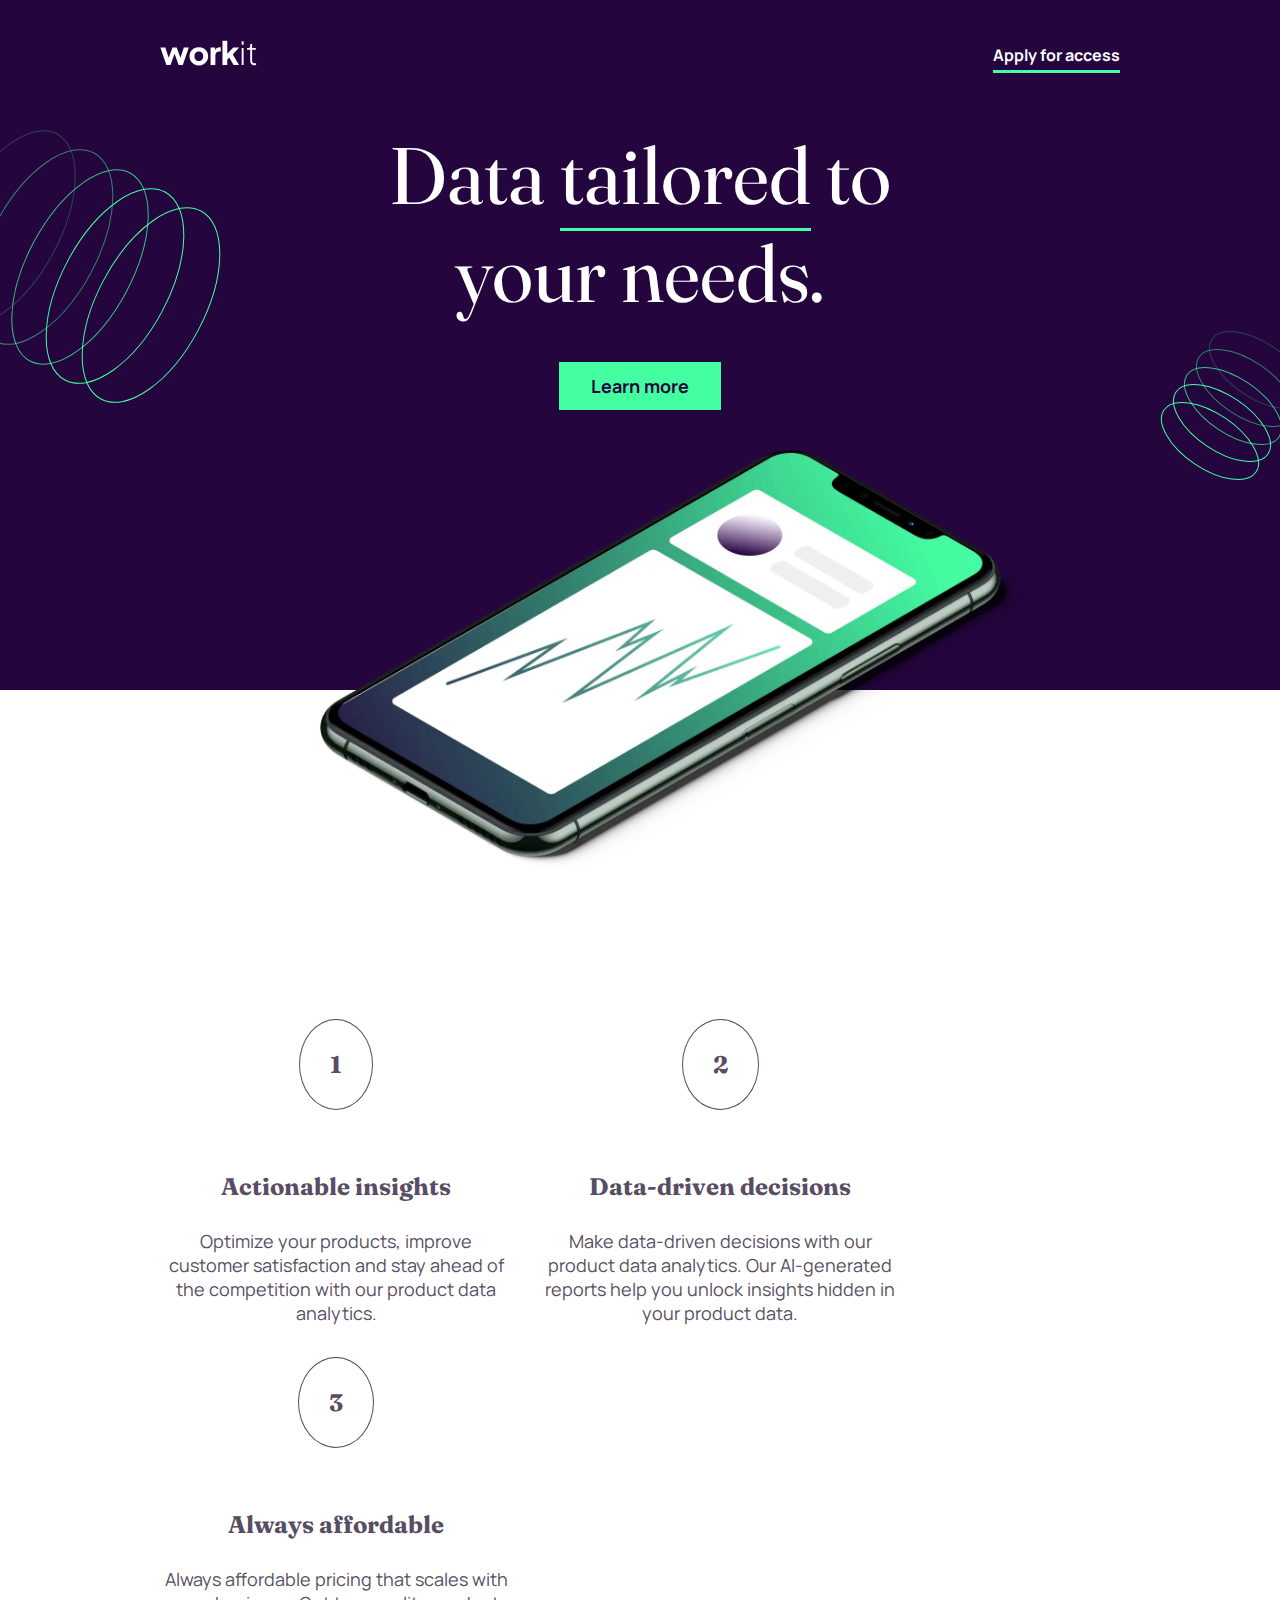
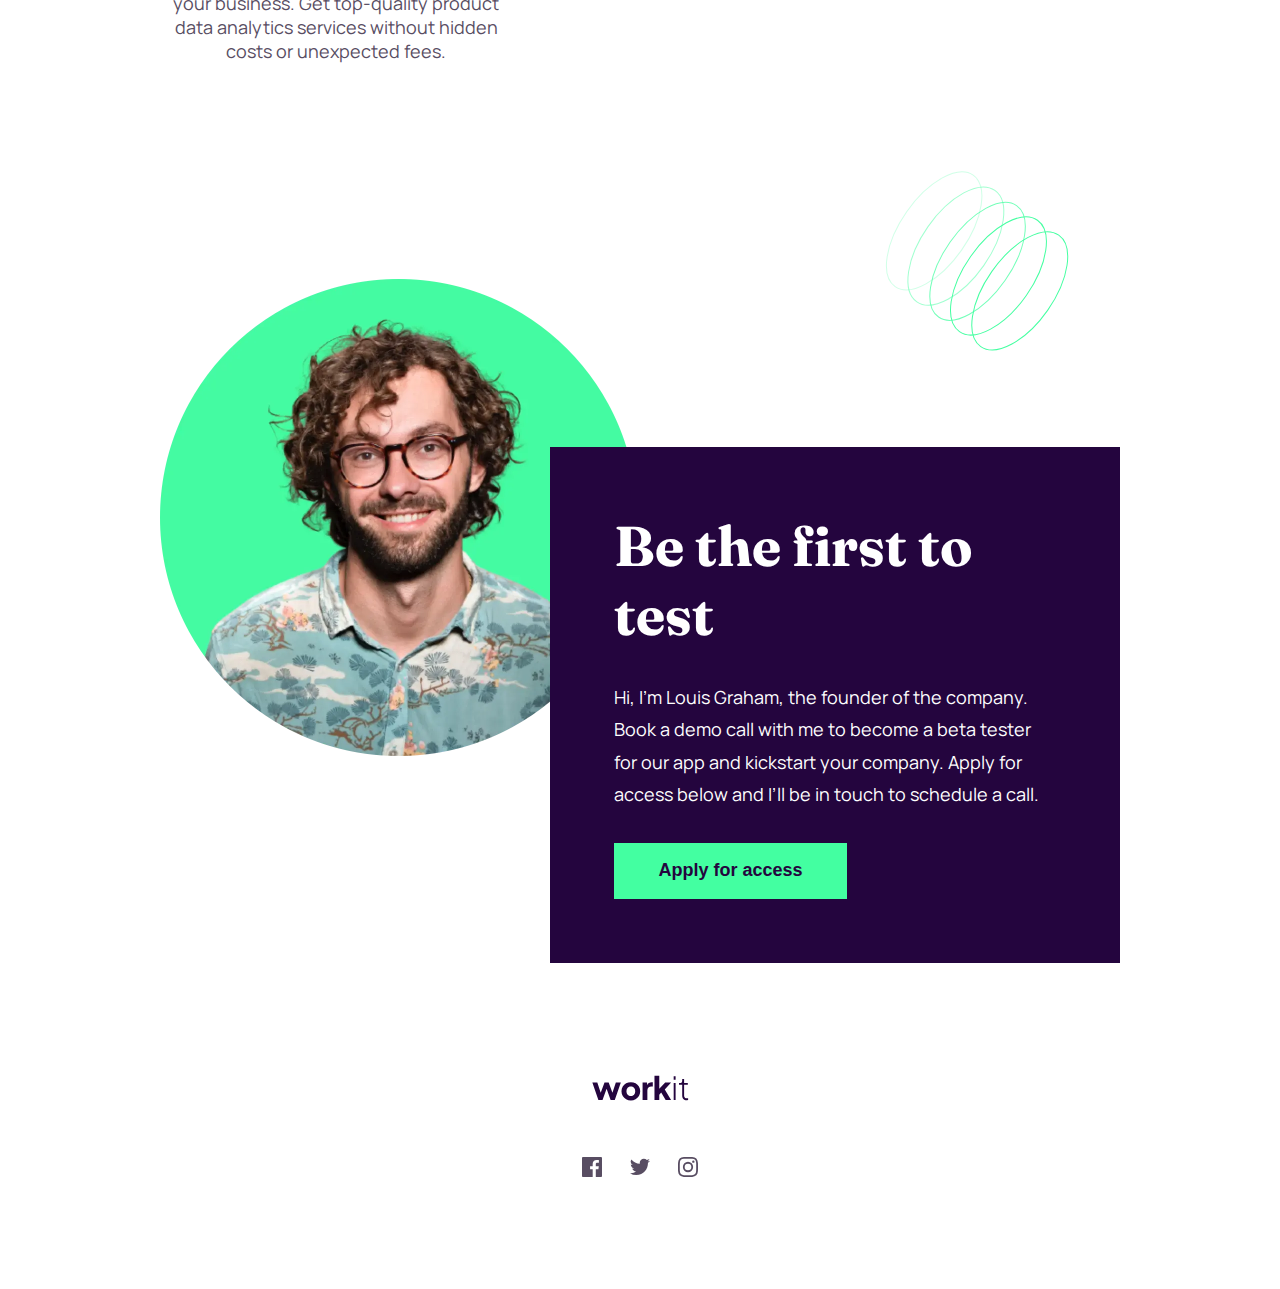
<file: index.html>
<!DOCTYPE html>
<html lang="en">
<head>
  <meta charset="UTF-8">
  <meta name="viewport" content="width=device-width, initial-scale=1.0">
  <link rel="icon" type="image/png" sizes="32x32" href="./assets/images/favicon-32x32.png">
  <link rel="stylesheet" href="style.css">
  <title>Frontend Mentor | Workit landing page</title>
</head>
<body>
    <header class="container">
      <div class="custom-shape-divider-top-1725674615">
        <svg data-name="Layer 1" xmlns="http://www.w3.org/2000/svg" viewBox="0 0 1200 120" preserveAspectRatio="none">
            <path d="M321.39,56.44c58-10.79,114.16-30.13,172-41.86,82.39-16.72,168.19-17.73,250.45-.39C823.78,31,906.67,72,985.66,92.83c70.05,18.48,146.53,26.09,214.34,3V0H0V27.35A600.21,600.21,0,0,0,321.39,56.44Z" class="shape-fill"></path>
        </svg>
      </div>
      <nav class="navbar">
        <div class="logo">
          <img src="assets/images/logo-light.svg" alt="logo">
        </div>
        <div class="nav-links">
          <ul>
            <li><a href="#" class="apply">Apply for access</a></li>
          </ul>
      </nav>
      <div class="work-it-hero">
        <h1 class="hero-title">Data <span class="bold">tailored</span> to your needs.</h1>
        <button class="hero-btn">Learn more</button>
      </div>
      <div class="patterns">
        <img src="assets/images/bg-pattern-1.svg" class="pattern-1" alt="pattern">
        <img src="assets/images/bg-pattern-2.svg" class="pattern-2" alt="pattern">
        <img src="assets/images/image-hero.webp" class="hero-img" alt="hero">
      </div>
    </header>
    <div class="workit-services">
      <div class="services-container-card">
        <div class="services-card">
          <h1 class="service-number">1</h1>
          <div class="service-info">
            <h1 class="service-title">Actionable insights</h1>
            <p>Optimize your products, improve customer 
              satisfaction and stay ahead of the competition 
              with our product data analytics.
            </p>
          </div>
        </div>
        <div class="services-card">
          <h1 class="service-number">2</h1>
          <div class="service-info">
            <h1 class="service-title">Data-driven decisions</h1>
            <p>Make data-driven decisions with our product data analytics. Our AI-generated reports help you unlock insights hidden in your product data.
            </p>
          </div>
        </div>
        <div class="services-card">
          <h1 class="service-number">3</h1>
          <div class="service-info">
            <h1 class="service-title">Always affordable</h1>
            <p>Always affordable pricing that scales with your business. Get top-quality product data analytics services without hidden costs or unexpected fees.
            </p>
          </div>
        </div>
      </div>
    </div>
    <div class="about_me">
      <div class="about_me_container">
        <div class="about_me_pic">
          <img src="assets/images/image-founder.webp" class="founder_pic" alt="founder_pic">
        </div>
        <div class="founder_info">
          <h1>Be the first to test</h1>
          <p>Hi, I'm Louis Graham, the founder of the company. Book a demo call with me to become a beta tester for our app and kickstart your company. Apply for access below and I’ll be in touch to schedule a call.</p>
          <button class="founder_btn">Apply for access</button>
          <img src="/assets/images/bg-pattern-3.svg " class="pattern-me" alt="pattern">
        </div>
      </div>
    </div>
    <div class="workit-footer">
      <div class="footer">
        <img src="assets/images/logo-dark.svg"  class="logo_dark" alt="logo">
        <div class="icons">
          <img src="assets/images/icon-facebook.svg" alt="facebook">
          <img src="assets/images/icon-twitter.svg" alt="pinterest">
          <img src="assets/images/icon-instagram.svg" alt="instagram">
        </div>
      </div>
    </div>
</body>
</html>
</file>
<file: style.css>
@import url('https://fonts.googleapis.com/css2?family=Fraunces:ital,opsz,wght@0,9..144,100..900;1,9..144,100..900&display=swap');
@import url('https://fonts.googleapis.com/css2?family=Fraunces:ital,opsz,wght@0,9..144,100..900;1,9..144,100..900&family=Manrope:wght@200..800&display=swap');


:root{
    --manrope:"Manrope", sans-serif;
    --lightgreen: #43FFA1;
    --purple: #24053E;
    --white: white;
    --fraunces:"Fraunces", serif;
}
*{
    padding: 0;
    margin: 0;
    box-sizing: border-box;
}
.custom-shape-divider-top-1725674615 {
    position: absolute;
    top: 65%;
    left: 0;
    width: 100%;
    overflow: hidden;
    line-height: 0;
}

.custom-shape-divider-top-1725674615 svg {
    position: relative;
    display: block;
    width: calc(281% + 1.3px);
    height: 165px;
}

.custom-shape-divider-top-1725674615 .shape-fill {
    fill: var(--purple);
}
.container{
    height: 690px;
    background: var(--purple);
    margin-bottom: 10.0625rem;

}
.navbar{
    max-width: 100%;
    margin: 0px 160px;
    display: flex;
    justify-content: space-between;
    padding: 2.5rem 0rem 0rem 0rem;
    align-items: center;

}
.navbar ul li{
    list-style: none;
}
.navbar ul li a{
    text-decoration: none;
    color: var(--white);
    font-weight: 700;
    font-family: var(--manrope);
    border-bottom: 3px solid var(--lightgreen);
    padding-bottom: 4px;
}
.work-it-hero{
    display: flex;
    align-items: center;
    justify-content: center;
    flex-direction: column;
    gap: 2.5rem;
    margin-top: 3.5rem;
}
.hero-title{
    font-size: 80px;
    text-align: center;
    width: 550px;
    font-family: var();
    color: var(--white);
    font-family: "Fraunces", system-ui;
    font-weight: 400;
}
.bold{
    border-bottom: 3px solid var(--lightgreen);
    padding-bottom: 4px;
}
.hero-btn{
    padding: 12px 32px;
    background: var(--lightgreen);
    border: none;
    color: var(--purple);
    font-size: 18px;
    font-family: var(--manrope);
    font-weight: bold;
    cursor: pointer;
    transition: 0.2s ease-in-out;

}
.hero-btn:hover{
    background: var(--white);
    color: var(--purple);
}
.pattern-1{
    position: absolute;
    top: 12%;
    left: -7.1%;
}
.pattern-2{
    position: absolute;
    right: -3.2%;
    top: 35%;
}
.hero-img{
    display: block;
    width: 730px;
    position: absolute;
    top: 50%;
    left: 25%;
}

.workit-services{
    display: flex;
    align-items: center;
    justify-content: center;
    padding-top: 80px;
}
.services-container-card{
    max-width: 1440px;
    margin: 0px 160px;
    display: flex;
    flex-direction: row;
    gap: 2rem;
    padding: 88px 0px 144px 0px;
    flex-wrap: wrap;
}
.services-card{
    display: flex;
    flex-direction: column;
    max-width: 352px;
    text-align: center;
    align-items: center;
    gap: 3.5rem ;
    justify-content: space-between;
    height: 306px;
}
.service-info{
    gap: 1.75rem;
    display: flex;
    flex-direction: column;
}
.service-number{
    border: 1px solid #584D62;
    border-radius: 100%;
    padding: 30px;
    font-family: var(--fraunces);
    font-size: 24px;
    color: #584D62;
}
.service-title{
    font-family: var(--fraunces);
    font-size: 24px;
    color: #584D62;
}
.service-info p{
    font-size: 18px;
    color: #584D62;
    font-family: var(--manrope);
}
.about_me{
    margin-top: 72px;
    
}
.about_me_container{
    margin: 0px 160px;
    display: flex;
    flex-direction: row;
}
.founder_info{
    margin-top: 168px;
    display: flex;
    flex-direction: column;
    height: auto;
    width: 100%;
    background-color: var(--purple);
    padding: 64px;
    gap: 32px;
    justify-content: space-between;
    z-index: 2;
    margin-left: 390px;
    
}
.pattern-me{
    position: absolute;
    right: 15%;
    top: 195%;
}
.founder_btn{
    padding: 17.5px 32px;
    width: 233px;
    color: var(--purple);
    font-size: 18px;
    background-color: #43FFA1;
    border: none;
    text-align: center;
    font-weight: 700;
    transition: 0.2s ease-in-out;
    cursor: pointer;
}
.founder_info p{
    font-size: 18px;
    font-family: var(--manrope);
    color: var(--white);
    line-height: 180%;
}
.founder_info h1{
    font-size: 56px;
    font-family: var(--fraunces);
    color: var(--white);
}
.founder_pic{
    width: 477px;
    height: auto;
}
.about_me_pic{
    position: absolute;
}
.workit-footer{
    padding: 112px 0px;
}
.workit-footer .footer{
    display: flex;
    align-items: center;
    justify-content: center;
    flex-direction: column;
    gap: 56px;
}
.icons{
    gap: 28px;
    display: flex;
}
.founder_btn:hover{
    background: var(--white);
    color: var(--purple);
}
@media screen and (max-width: 1104px) {
    .founder_info{
        margin-left: 50px;
        margin-top: 200px;
    }
    
}
@media screen and (max-width: 1047px) {
    .hero-img{
        width: 60%;
    }
    .services-container-card{
        display: flex;
        align-items: center;
        justify-content: center;
        flex-direction: column;
        flex-wrap: nowrap;
        text-align: center;
        width: 100%;
    }
    
    
}
@media screen and (max-width: 986) {
    .services-container-card{
        display: flex;
        align-items: center;
        justify-content: center;
        flex-direction: column;
        flex-wrap: nowrap;
        text-align: center;
        width: 100%;
    }
    
}

@media screen and (max-width: 768px) {
    .navbar{
        margin: 0px 44px;
        padding: 32px  0px 0px 0px;
    }
    .hero-img{
        top: 60%;
        width: 80%;
        height: auto;
        left: 15%;
    }
    .service-number{
        padding: 20px;
    }
    .hero-title{
        font-size: 60px;
        height: auto;
        width: 70%;
    }
    .services-container-card{
        display: flex;
        align-items: center;
        justify-content: center;
        text-align: center;
        margin: 0px 44px;
    }
    .services-card{
        display: flex;
        flex-direction: row;
        justify-content: center;
        align-items: center;
        max-width: 100%;
        height: auto;
    }
    .service-info{
        display: flex;
        gap: 28px;
        align-items: flex-start;
        text-align: start;
        padding: 32px;
    }
    .service-info P{
        font-size: 16px;
    }
    .service-info h1{
        font-size: 28;
    }
    .service-number{
        font-size: 20px;
    }
    .founder_pic{
        width: 280px;
    }
    .about_me_container{
        margin: 44px;
    }
    .founder_info{
        margin-top: 170px;
        margin-left: 155px;
    }
    .founder_info h1{
        font-size: 48px;
    }
    .founder_info p{
        font-size: 16px;
    }
    .workit-footer{
        padding: 80px 0px;
    }
    .pattern-me{
        position: absolute;
        right: 15%;
        top: 275%;
    }
}  
@media screen and (max-width: 656px) {
    .founder_info{
        margin: 250px 0px 0px 0px;
    }
    .founder_btn{
        width: 100%;
    }
}



@media screen and (max-width: 768px) {
    .navbar{
        margin: 0px 44px;
        padding: 32px  0px 0px 0px;
    }
    .hero-img{
        top: 60%;
        width: 80%;
        height: auto;
        left: 15%;
    }
    .hero-title{
        font-size: 60px;
        height: auto;
        width: 70%;
    }
    .services-container-card{
        display: flex;
        align-items: center;
        justify-content: center;
        text-align: center;
        margin: 0px 44px;
    }
    .services-card{
        display: flex;
        flex-direction: row;
        justify-content: center;
        align-items: center;
        max-width: 100%;
        height: auto;
    }
    .service-info{
        display: flex;
        gap: 28px;
        align-items: flex-start;
        text-align: start;
        padding: 32px;
    }
    .service-info P{
        font-size: 16px;
    }
    .service-info h1{
        font-size: 28;
    }
    .service-number{
        font-size: 20px;
    }
    .founder_pic{
        width: 280px;
    }
    .about_me_container{
        margin: 44px;
    }
    .founder_info h1{
        font-size: 48px;
    }
    .founder_info p{
        font-size: 16px;
    }
    .workit-footer{
        padding: 80px 0px;
    }
    .pattern-me{
        position: absolute;
        right: 15%;
        top: 275%;
    }
}  
@media screen and (max-width: 768px) {
    .founder_btn{
        width: 100%;
    }
}



@media screen and (max-width: 375px) {
    .founder_info{
        margin: 180px auto;
    }
    .founder_btn{
        width: 100%;
    }
    .navbar{
        margin: 0px 22px;
    }
    .hero-title{
        width: 85%;
        font-size: 40px;
    }
    .hero-img{
        top: 40%;
    }
    .pattern-1 , .pattern-2 {
        display: none;
    }
    .container{
        height: 481px;
        margin-bottom: 5.0625rem;
    }
    .custom-shape-divider-top-1725674615{
        top: 44%;
    }
    .services-container-card{
        margin: 0px 22px;
    }
    .services-card{
        display: flex;
        flex-direction: column;
        justify-content: center;
        align-items: center;
        max-width: 100%;
        height: auto;
    }
    .service-title{
        font-size: 24px;
    }
    .service-info p{
        text-align: center;
    }
    .service-info p{
        font-size: 16px;
    }
    .service-info{
        display: flex;
        text-align: center;
        align-items: center;
        justify-content: center;
        flex-direction: column
    }
    .service-number{
        font-size: 20px;
    }
    .workit-services{
        padding-top: 0px;
    }
    .about_me_container{
        margin: 0px 22px;
        display: flex;
        align-items: center;
        flex-direction: column;
    }
    .founder_info{
        margin: 250px 0px 0px 0px;
        padding: 32px;
    }
    .founder_info p{
        font-size: 16px;
    }
    .pattern-me{
        display: none;
    }
}     

@media screen and (max-width: 375px) {
    .founder_info{
        margin: 180px auto;
    }
    .founder_btn{
        width: 100%;
    }
    .navbar{
        margin: 0px 22px;
    }
    .hero-title{
        width: 85%;
        font-size: 40px;
    }
    .hero-img{
        top: 40%;
    }
    .pattern-1 , .pattern-2 {
        display: none;
    }
    .container{
        height: 481px;
        margin-bottom: 5.0625rem;
    }
    .custom-shape-divider-top-1725674615{
        top: 44%;
    }
    .services-container-card{
        margin: 0px 22px;
    }
    .services-card{
        display: flex;
        flex-direction: column;
        justify-content: center;
        align-items: center;
        max-width: 100%;
        height: auto;
    }
    .service-title{
        font-size: 24px;
    }
    .service-info p{
        text-align: center;
    }
    .service-info p{
        font-size: 16px;
    }
    .service-info{
        display: flex;
        text-align: center;
        align-items: center;
        justify-content: center;
        flex-direction: column
    }
    .service-number{
        font-size: 20px;
    }
    .workit-services{
        padding-top: 0px;
    }
    .about_me_container{
        margin: 0px 22px;
        display: flex;
        align-items: center;
        flex-direction: column;
    }
    .founder_info{
        margin: 250px 0px 0px 0px;
        padding: 32px;
    }
    .founder_info p{
        font-size: 16px;
    }
    .pattern-me{
        display: none;
    }
    .service-number{
        padding: 15px;
    }
}
</file>
